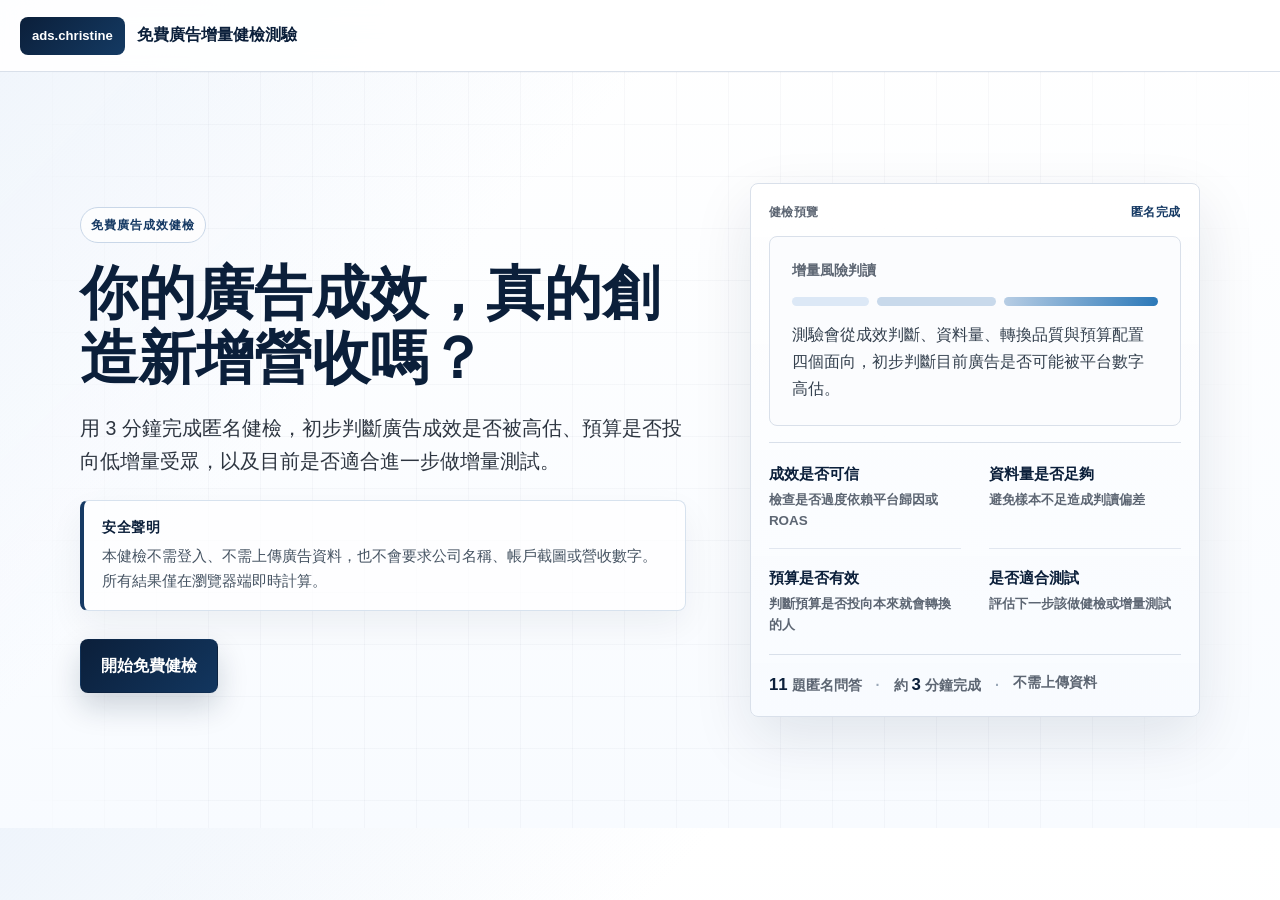
<file: index.html>
<!DOCTYPE html>
<html lang="zh-Hant">
<head>
  <meta charset="UTF-8">
  <meta name="viewport" content="width=device-width, initial-scale=1.0">
  <meta name="description" content="免費廣告增量健檢測驗：匿名完成 3 分鐘問答，初步判斷廣告帳戶是否可能存在歸因偏誤、再行銷蠶食與低價值轉換。">
  <title>免費廣告增量健檢測驗</title>
  <link rel="stylesheet" href="style.css">
</head>
<body data-page="landing">
  <header class="site-header">
    <a class="brand" href="https://www.instagram.com/ads.christine/" target="_blank" rel="noopener" aria-label="前往 ads.christine Instagram">
      <span class="brand-mark">ads.christine</span>
      <span>免費廣告增量健檢測驗</span>
    </a>
  </header>

  <main>
    <section class="hero section">
      <div class="container hero-grid">
        <div class="hero-copy">
          <p class="eyebrow">免費廣告成效健檢</p>
          <h1>你的廣告成效，真的創造新增營收嗎？</h1>
          <p class="lead">用 3 分鐘完成匿名健檢，初步判斷廣告成效是否被高估、預算是否投向低增量受眾，以及目前是否適合進一步做增量測試。</p>
          <div class="privacy-note" aria-label="安全聲明">
            <strong>安全聲明</strong>
            <p>本健檢不需登入、不需上傳廣告資料，也不會要求公司名稱、帳戶截圖或營收數字。所有結果僅在瀏覽器端即時計算。</p>
          </div>
          <a class="button primary-button" href="quiz.html" data-track-click="start_checkup_click">開始免費健檢</a>
        </div>

        <div class="hero-panel diagnostic-panel" aria-label="健檢涵蓋項目">
          <div class="panel-topline">
            <span>健檢預覽</span>
            <strong>匿名完成</strong>
          </div>
          <div class="risk-preview">
            <span class="risk-kicker">增量風險判讀</span>
            <div class="risk-scale" aria-hidden="true">
              <span></span>
              <span></span>
              <span></span>
            </div>
            <p>測驗會從成效判斷、資料量、轉換品質與預算配置四個面向，初步判斷目前廣告是否可能被平台數字高估。</p>
          </div>
          <div class="signal-list">
            <div>
              <span>成效是否可信</span>
              <strong>檢查是否過度依賴平台歸因或 ROAS</strong>
            </div>
            <div>
              <span>資料量是否足夠</span>
              <strong>避免樣本不足造成判讀偏差</strong>
            </div>
            <div>
              <span>預算是否有效</span>
              <strong>判斷預算是否投向本來就會轉換的人</strong>
            </div>
            <div>
              <span>是否適合測試</span>
              <strong>評估下一步該做健檢或增量測試</strong>
            </div>
          </div>
          <div class="metric-line" aria-label="測驗基本資訊">
            <span><strong>11</strong> 題匿名問答</span>
            <span>約 <strong>3</strong> 分鐘完成</span>
            <span>不需上傳資料</span>
          </div>
        </div>
      </div>
    </section>
  </main>

  <script src="script.js"></script>
</body>
</html>
</file>
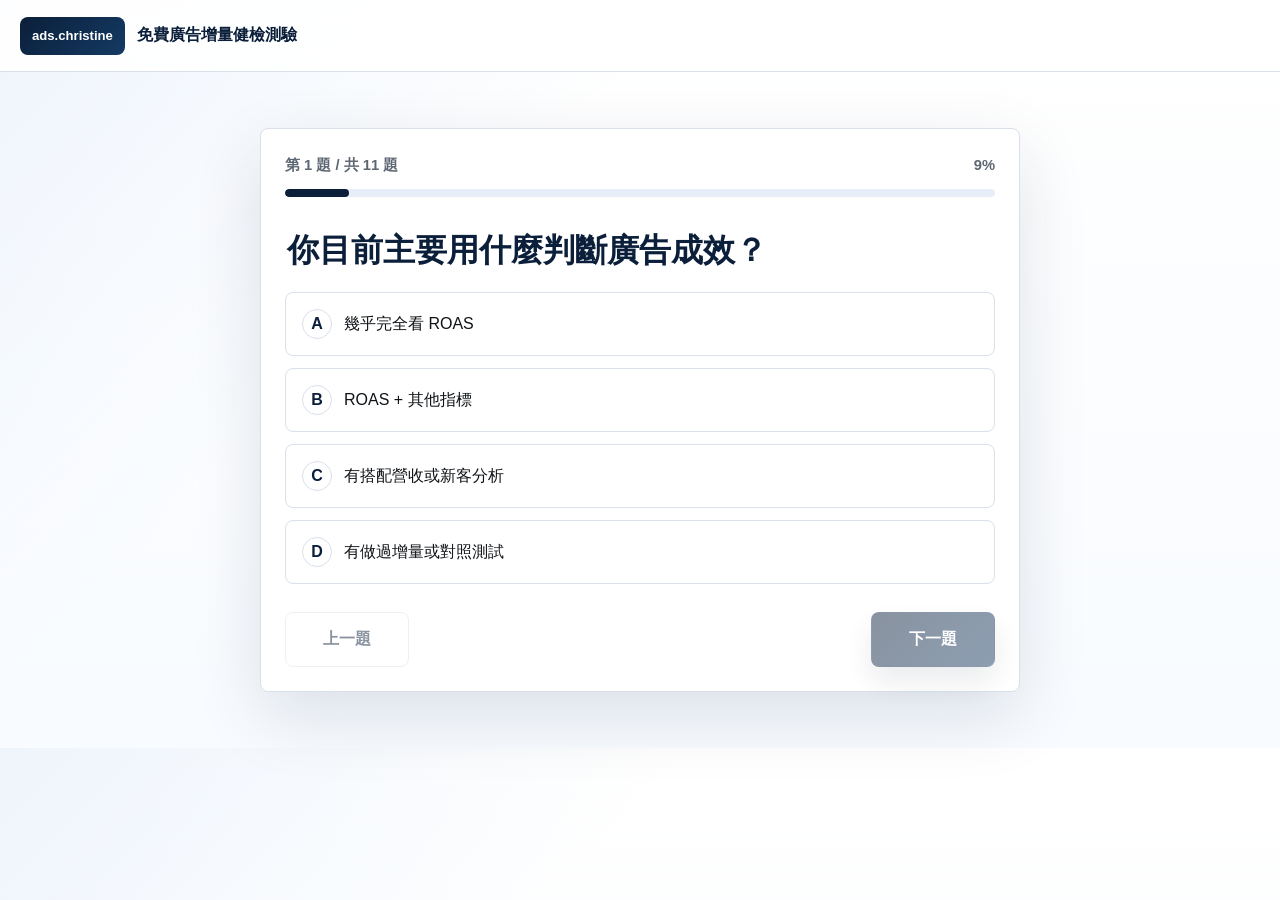
<file: quiz.html>
<!DOCTYPE html>
<html lang="zh-Hant">
<head>
  <meta charset="UTF-8">
  <meta name="viewport" content="width=device-width, initial-scale=1.0">
  <meta name="description" content="完成免費廣告增量健檢測驗，初步判斷帳戶是否適合做增量測試。">
  <title>測驗｜免費廣告增量健檢測驗</title>
  <link rel="stylesheet" href="style.css">
</head>
<body data-page="quiz">
  <header class="site-header">
    <a class="brand" href="https://www.instagram.com/ads.christine/" target="_blank" rel="noopener" aria-label="前往 ads.christine Instagram">
      <span class="brand-mark">ads.christine</span>
      <span>免費廣告增量健檢測驗</span>
    </a>
  </header>

  <main class="section">
    <div class="container narrow">
      <section class="quiz-shell" aria-labelledby="quiz-question">
        <div class="progress-meta">
          <span id="questionCounter">第 1 題 / 共 10 題</span>
          <span id="progressPercent">10%</span>
        </div>
        <div class="progress-track" aria-hidden="true">
          <div class="progress-fill" id="progressFill"></div>
        </div>

        <form id="quizForm">
          <fieldset class="question-block">
            <legend id="quiz-question"></legend>
            <div class="options-list" id="optionsList"></div>
          </fieldset>

          <div class="button-row">
            <button class="button secondary-button" type="button" id="prevButton">上一題</button>
            <button class="button primary-button" type="button" id="nextButton" disabled>下一題</button>
          </div>
        </form>
      </section>
    </div>
  </main>

  <script src="script.js"></script>
</body>
</html>
</file>
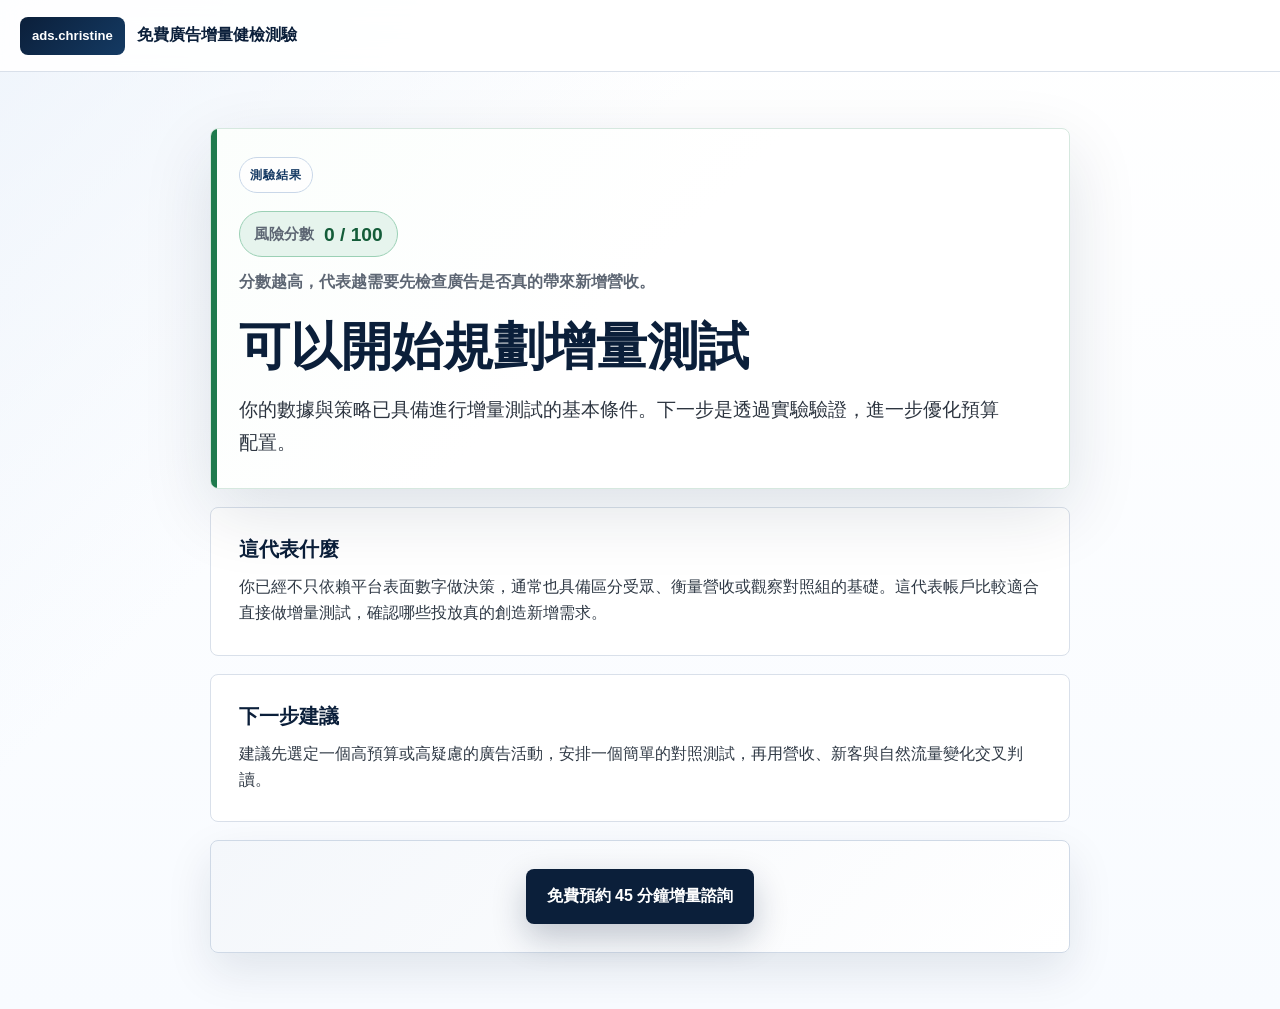
<file: result.html>
<!DOCTYPE html>
<html lang="zh-Hant">
<head>
  <meta charset="UTF-8">
  <meta name="viewport" content="width=device-width, initial-scale=1.0">
  <meta name="description" content="查看免費廣告增量健檢測驗結果，了解下一步該如何判斷廣告是否真的帶來新增營收。">
  <title>測驗結果｜免費廣告增量健檢測驗</title>
  <link rel="stylesheet" href="style.css">
</head>
<body data-page="result">
  <header class="site-header">
    <a class="brand" href="https://www.instagram.com/ads.christine/" target="_blank" rel="noopener" aria-label="前往 ads.christine Instagram">
      <span class="brand-mark">ads.christine</span>
      <span>免費廣告增量健檢測驗</span>
    </a>
  </header>

  <main class="section">
    <div class="container result-layout">
      <section class="result-hero" id="resultHero" aria-labelledby="resultTitle">
        <p class="eyebrow">測驗結果</p>
        <div class="score-pill" id="scorePill" aria-label="健檢風險分數">
          <span>風險分數</span>
          <strong><span id="scoreValue">0</span> / 100</strong>
        </div>
        <p class="score-note">分數越高，代表越需要先檢查廣告是否真的帶來新增營收。</p>
        <h1 id="resultTitle"></h1>
        <p class="lead" id="resultSummary"></p>
      </section>

      <section class="result-detail" aria-labelledby="meaningTitle">
        <h2 id="meaningTitle">這代表什麼</h2>
        <p id="resultMeaning"></p>
      </section>

      <section class="result-detail" aria-labelledby="nextStepTitle">
        <h2 id="nextStepTitle">下一步建議</h2>
        <p id="resultNextStep"></p>
      </section>

      <div class="cta-band">
        <a class="button primary-button pulse-button" id="resultCta" href="https://docs.google.com/forms/d/1P2xc1AzjeNA1UJE9m71t5a1RciQF1xJ7LQqhmJsjbtM/edit" data-track-click="consultation_cta_click" target="_blank" rel="noopener">免費預約 45 分鐘廣告健檢</a>
      </div>
    </div>
  </main>

  <script src="script.js"></script>
</body>
</html>
</file>
<file: style.css>
:root {
  --bg: #ffffff;
  --surface: #f6f8fb;
  --surface-strong: #eef3f9;
  --ink: #101418;
  --muted: #5d6673;
  --line: #d9e0ea;
  --navy: #0b1f3a;
  --navy-soft: #163a64;
  --blue-light: #e7eef8;
  --white: #ffffff;
  --shadow: 0 24px 70px rgba(11, 31, 58, 0.12);
  --radius: 8px;
  --max: 1120px;
  --font-sans: -apple-system, BlinkMacSystemFont, "Segoe UI", "PingFang TC", "Microsoft JhengHei", "Noto Sans TC", sans-serif;
  --font-serif: "Times New Roman", "Songti TC", "Noto Serif TC", serif;
}

* {
  box-sizing: border-box;
}

html {
  min-width: 320px;
}

body {
  margin: 0;
  background:
    linear-gradient(135deg, rgba(232, 240, 250, 0.7) 0%, rgba(255, 255, 255, 0) 34%),
    linear-gradient(180deg, #ffffff 0%, #f8fbff 100%);
  color: var(--ink);
  font-family: var(--font-sans);
  line-height: 1.65;
}

a {
  color: inherit;
  text-decoration: none;
}

button,
input {
  font: inherit;
}

.container {
  width: min(var(--max), calc(100% - 40px));
  margin: 0 auto;
}

.narrow {
  max-width: 760px;
}

.section {
  padding: 56px 0;
}

.site-header {
  min-height: 72px;
  display: flex;
  align-items: center;
  padding: 0 20px;
  border-bottom: 1px solid var(--line);
  background: rgba(255, 255, 255, 0.88);
  backdrop-filter: blur(14px);
  position: sticky;
  top: 0;
  z-index: 10;
}

.brand {
  display: inline-flex;
  align-items: center;
  gap: 12px;
  color: var(--navy);
  font-weight: 700;
  letter-spacing: 0;
}

.brand-mark {
  width: auto;
  min-width: 38px;
  height: 38px;
  display: inline-grid;
  place-items: center;
  background: linear-gradient(135deg, var(--navy), #143a63);
  color: var(--white);
  border-radius: var(--radius);
  padding: 0 12px;
  font-size: 0.82rem;
  white-space: nowrap;
}

.hero {
  min-height: calc(92vh - 72px);
  display: flex;
  align-items: center;
  position: relative;
  overflow: hidden;
}

.hero::before {
  content: "";
  position: absolute;
  inset: 0;
  z-index: -1;
  background-image:
    linear-gradient(rgba(11, 31, 58, 0.045) 1px, transparent 1px),
    linear-gradient(90deg, rgba(11, 31, 58, 0.045) 1px, transparent 1px);
  background-size: 52px 52px;
  mask-image: linear-gradient(90deg, transparent 0%, #000 18%, #000 82%, transparent 100%);
  opacity: 0.7;
}

.hero-grid {
  display: grid;
  grid-template-columns: minmax(0, 1.05fr) minmax(280px, 0.78fr);
  gap: 64px;
  align-items: center;
}

.hero-copy {
  max-width: 680px;
}

.eyebrow {
  width: fit-content;
  margin: 0 0 18px;
  padding: 7px 10px;
  border: 1px solid #c9d7e8;
  border-radius: 999px;
  background: rgba(255, 255, 255, 0.72);
  color: var(--navy-soft);
  font-size: 0.76rem;
  font-weight: 800;
  letter-spacing: 0.08em;
  text-transform: uppercase;
}

h1,
h2,
p {
  margin-top: 0;
}

h1 {
  margin-bottom: 20px;
  color: var(--navy);
  font-family: var(--font-serif);
  font-size: clamp(2rem, 4.5vw, 3.9rem);
  font-weight: 700;
  line-height: 1.14;
  letter-spacing: 0;
}

h2 {
  margin-bottom: 12px;
  color: var(--navy);
  font-size: 1.25rem;
  line-height: 1.3;
}

.lead {
  margin-bottom: 22px;
  color: #2d3540;
  font-size: clamp(1.02rem, 1.7vw, 1.22rem);
  line-height: 1.7;
}

.privacy-note {
  max-width: 620px;
  margin-bottom: 28px;
  display: grid;
  gap: 4px;
  padding: 16px 18px;
  border: 1px solid #d7e2ee;
  border-left: 4px solid var(--navy-soft);
  border-radius: var(--radius);
  background: rgba(255, 255, 255, 0.76);
  color: var(--muted);
  box-shadow: 0 14px 34px rgba(11, 31, 58, 0.06);
}

.privacy-note strong {
  color: var(--navy);
  font-size: 0.86rem;
  letter-spacing: 0.04em;
}

.privacy-note p {
  margin: 0;
  color: #465463;
  font-size: 0.94rem;
  line-height: 1.65;
}

.button {
  min-height: 48px;
  display: inline-flex;
  align-items: center;
  justify-content: center;
  border: 1px solid transparent;
  border-radius: var(--radius);
  padding: 13px 20px;
  cursor: pointer;
  font-weight: 800;
  transition: transform 180ms ease, background 180ms ease, border-color 180ms ease, opacity 180ms ease;
}

.button:hover {
  transform: translateY(-1px);
}

.button:focus-visible,
.option-card:focus-within {
  outline: 3px solid rgba(22, 58, 100, 0.22);
  outline-offset: 3px;
}

.button:disabled {
  cursor: not-allowed;
  opacity: 0.48;
  transform: none;
}

.primary-button {
  background: linear-gradient(135deg, var(--navy), #12365f);
  color: var(--white);
  box-shadow: 0 14px 30px rgba(11, 31, 58, 0.18);
}

.primary-button:hover {
  background: #07172c;
}

.pulse-button {
  position: relative;
  overflow: hidden;
  box-shadow: 0 14px 34px rgba(11, 31, 58, 0.24);
  animation: ctaPulse 2.8s ease-in-out infinite;
}

.pulse-button::after {
  content: "";
  position: absolute;
  inset: -40% auto -40% -70%;
  width: 55%;
  transform: rotate(18deg);
  background: linear-gradient(90deg, transparent, rgba(255, 255, 255, 0.42), transparent);
  animation: ctaShine 3.6s ease-in-out infinite;
}

.pulse-button:hover {
  box-shadow: 0 18px 42px rgba(11, 31, 58, 0.32);
}

@keyframes ctaPulse {
  0%,
  100% {
    transform: translateY(0);
  }
  50% {
    transform: translateY(-2px);
  }
}

@keyframes ctaShine {
  0% {
    left: -70%;
  }
  42%,
  100% {
    left: 130%;
  }
}

.secondary-button {
  background: var(--white);
  color: var(--navy);
  border-color: var(--line);
}

.hero-panel,
.quiz-shell,
.result-hero,
.result-detail,
.cta-band {
  border: 1px solid var(--line);
  border-radius: var(--radius);
  background: var(--white);
  box-shadow: var(--shadow);
}

.hero-panel {
  padding: 18px;
  box-shadow: 0 22px 60px rgba(11, 31, 58, 0.1);
}

.diagnostic-panel {
  background:
    linear-gradient(180deg, rgba(255, 255, 255, 0.96), rgba(248, 251, 255, 0.98));
}

.panel-topline {
  display: flex;
  justify-content: space-between;
  gap: 12px;
  margin-bottom: 14px;
  color: var(--muted);
  font-size: 0.78rem;
  font-weight: 750;
  letter-spacing: 0.04em;
  text-transform: uppercase;
}

.panel-topline strong {
  color: var(--navy-soft);
  font-size: 0.76rem;
}

.risk-preview {
  padding: 22px;
  background: #fbfcfe;
  border-radius: var(--radius);
  border: 1px solid var(--line);
}

.risk-kicker {
  display: block;
  margin-bottom: 14px;
  color: var(--muted);
  font-size: 0.9rem;
  font-weight: 700;
}

.risk-scale {
  display: grid;
  grid-template-columns: 0.65fr 1fr 1.3fr;
  gap: 8px;
  margin-bottom: 16px;
}

.risk-scale span {
  height: 9px;
  border-radius: 999px;
  background: #dce8f6;
}

.risk-scale span:nth-child(2) {
  background: #c8d9eb;
}

.risk-scale span:nth-child(3) {
  background: linear-gradient(90deg, #b7cde4, #2b78b8);
}

.risk-preview p {
  margin: 0;
  color: #34404e;
  font-size: 0.98rem;
  line-height: 1.72;
}

.signal-list {
  display: grid;
  grid-template-columns: 1fr 1fr;
  column-gap: 28px;
  row-gap: 0;
  margin-top: 16px;
  padding: 2px 0;
  border-top: 1px solid var(--line);
  border-bottom: 1px solid var(--line);
}

.signal-list div {
  padding: 16px 0;
  border-bottom: 1px solid rgba(217, 224, 234, 0.72);
}

.signal-list div:nth-last-child(-n + 2) {
  border-bottom: 0;
}

.signal-list span {
  display: block;
  margin-bottom: 4px;
  color: var(--navy);
  font-size: 0.95rem;
  font-weight: 800;
}

.signal-list strong {
  display: block;
  color: var(--muted);
  font-size: 0.84rem;
  font-weight: 650;
  line-height: 1.55;
}

.metric-line {
  display: flex;
  flex-wrap: wrap;
  gap: 8px 14px;
  margin-top: 16px;
  color: var(--muted);
  font-size: 0.9rem;
  font-weight: 700;
}

.metric-line span {
  display: inline-flex;
  align-items: baseline;
  gap: 4px;
}

.metric-line span:not(:last-child)::after {
  content: "·";
  margin-left: 10px;
  color: #9aa8b8;
}

.metric-line strong {
  color: var(--navy);
  font-size: 1.05rem;
}

.quiz-shell {
  padding: 24px;
}

.progress-meta {
  display: flex;
  justify-content: space-between;
  gap: 16px;
  margin-bottom: 12px;
  color: var(--muted);
  font-size: 0.92rem;
  font-weight: 700;
}

.progress-track {
  height: 8px;
  overflow: hidden;
  background: var(--blue-light);
  border-radius: 999px;
}

.progress-fill {
  width: 0%;
  height: 100%;
  background: var(--navy);
  border-radius: inherit;
  transition: width 220ms ease;
}

.question-block {
  margin: 32px 0 0;
  padding: 0;
  border: 0;
}

.question-block legend {
  margin-bottom: 20px;
  color: var(--navy);
  font-size: clamp(1.35rem, 4vw, 2rem);
  font-weight: 850;
  line-height: 1.35;
}

.options-list {
  display: grid;
  gap: 12px;
}

.option-card {
  position: relative;
  display: block;
  border: 1px solid var(--line);
  border-radius: var(--radius);
  background: var(--white);
  cursor: pointer;
  transition: border-color 180ms ease, background 180ms ease, transform 180ms ease;
}

.option-card:hover {
  border-color: rgba(11, 31, 58, 0.42);
  transform: translateY(-1px);
}

.option-card input {
  position: absolute;
  opacity: 0;
  pointer-events: none;
}

.option-content {
  min-height: 58px;
  display: flex;
  align-items: center;
  gap: 12px;
  padding: 16px;
}

.option-key {
  width: 30px;
  height: 30px;
  flex: 0 0 30px;
  display: inline-grid;
  place-items: center;
  border: 1px solid var(--line);
  border-radius: 50%;
  color: var(--navy);
  font-weight: 900;
}

.option-card:has(input:checked) {
  border-color: var(--navy);
  background: var(--surface-strong);
}

.option-card:has(input:checked) .option-key {
  background: var(--navy);
  border-color: var(--navy);
  color: var(--white);
}

.button-row {
  display: flex;
  justify-content: space-between;
  gap: 12px;
  margin-top: 28px;
}

.button-row .button {
  min-width: 124px;
}

.result-layout {
  display: grid;
  gap: 18px;
  max-width: 860px;
}

.result-hero,
.result-detail,
.cta-band {
  padding: 28px;
}

.result-hero {
  position: relative;
  overflow: hidden;
}

.result-hero::before {
  content: "";
  position: absolute;
  inset: 0;
  border-left: 6px solid var(--navy);
  pointer-events: none;
}

.result-ready {
  background: linear-gradient(135deg, #fbfefc 0%, #ffffff 48%);
  border-color: #d6e8df;
}

.result-ready::before {
  border-left-color: #1f7a4d;
}

.result-data_limited {
  background: linear-gradient(135deg, #fffaf0 0%, #ffffff 48%);
  border-color: #e6d2a4;
}

.result-data_limited::before {
  border-left-color: #b7791f;
}

.result-medium {
  background: linear-gradient(135deg, #fffdf7 0%, #ffffff 48%);
  border-color: #eadbb8;
}

.result-medium::before {
  border-left-color: #a86f12;
}

.result-high_risk {
  background: linear-gradient(135deg, #fffafa 0%, #ffffff 48%);
  border-color: #ead3d0;
}

.result-high_risk::before {
  border-left-color: #a23a31;
}

.result-hero h1 {
  max-width: 760px;
  margin-bottom: 16px;
  font-family: var(--font-serif);
  font-size: clamp(1.9rem, 4vw, 3.2rem);
  font-weight: 700;
  line-height: 1.16;
}

.score-pill {
  width: fit-content;
  margin-bottom: 16px;
  display: inline-flex;
  align-items: center;
  gap: 10px;
  padding: 10px 14px;
  border: 1px solid var(--line);
  border-radius: 999px;
  color: var(--navy);
  font-weight: 900;
}

.score-ready {
  background: #e6f4ed;
  border-color: #9bd0b5;
}

.score-ready strong {
  color: #145c39;
}

.score-data_limited {
  background: #fff0cf;
  border-color: #dfb760;
}

.score-data_limited strong {
  color: #7a4b06;
}

.score-medium {
  background: #fff0cf;
  border-color: #e2b75c;
}

.score-medium strong {
  color: #7a4b06;
}

.score-high_risk {
  background: #ffe0dd;
  border-color: #dc948c;
}

.score-high_risk strong {
  color: #7f241d;
}

.score-pill > span {
  color: var(--muted);
  font-size: 0.92rem;
}

.score-pill strong {
  font-size: 1.2rem;
  line-height: 1;
}

.score-note {
  max-width: 620px;
  margin: -4px 0 22px;
  color: var(--muted);
  font-size: 0.98rem;
  font-weight: 650;
  line-height: 1.65;
}

.result-hero .lead {
  max-width: 760px;
  margin-bottom: 0;
  font-size: clamp(1.02rem, 2vw, 1.2rem);
  line-height: 1.75;
}

.result-detail {
  box-shadow: none;
}

.result-detail p {
  margin-bottom: 0;
  color: #2f3945;
}

.cta-band {
  display: flex;
  justify-content: center;
  background: linear-gradient(135deg, #f4f7fb 0%, #ffffff 100%);
  border-color: #cfd9e6;
  box-shadow: 0 18px 46px rgba(11, 31, 58, 0.1);
}

.cta-band .primary-button {
  background: var(--navy);
  color: var(--white);
}

.cta-band .primary-button:hover {
  background: #07172c;
}

@media (max-width: 780px) {
  .container {
    width: min(100% - 32px, var(--max));
  }

  .section {
    padding: 36px 0;
  }

  .site-header {
    min-height: 64px;
    padding: 0 16px;
  }

  .brand {
    font-size: 0.95rem;
  }

  .hero {
    min-height: auto;
  }

  .hero-grid {
    grid-template-columns: 1fr;
    gap: 28px;
  }

  h1 {
    font-size: clamp(1.9rem, 9vw, 3rem);
    line-height: 1.16;
  }

  .lead {
    font-size: 1.04rem;
  }

  .hero-panel,
  .quiz-shell,
  .result-hero,
  .result-detail,
  .cta-band {
    padding: 20px;
  }

  .result-hero h1 {
    font-size: clamp(1.72rem, 8.5vw, 2.35rem);
  }

  .signal-list {
    grid-template-columns: 1fr;
  }

  .signal-list div:nth-last-child(2) {
    border-bottom: 1px solid rgba(217, 224, 234, 0.72);
  }

  .metric-line {
    display: grid;
    gap: 6px;
  }

  .metric-line span:not(:last-child)::after {
    content: "";
    margin-left: 0;
  }

  .button {
    width: 100%;
  }

  .button-row {
    display: grid;
    grid-template-columns: 1fr 1fr;
  }

  .button-row .button {
    min-width: 0;
    width: 100%;
    padding-left: 10px;
    padding-right: 10px;
  }
}

@media (prefers-reduced-motion: reduce) {
  .pulse-button,
  .pulse-button::after {
    animation: none;
  }
}
</file>
